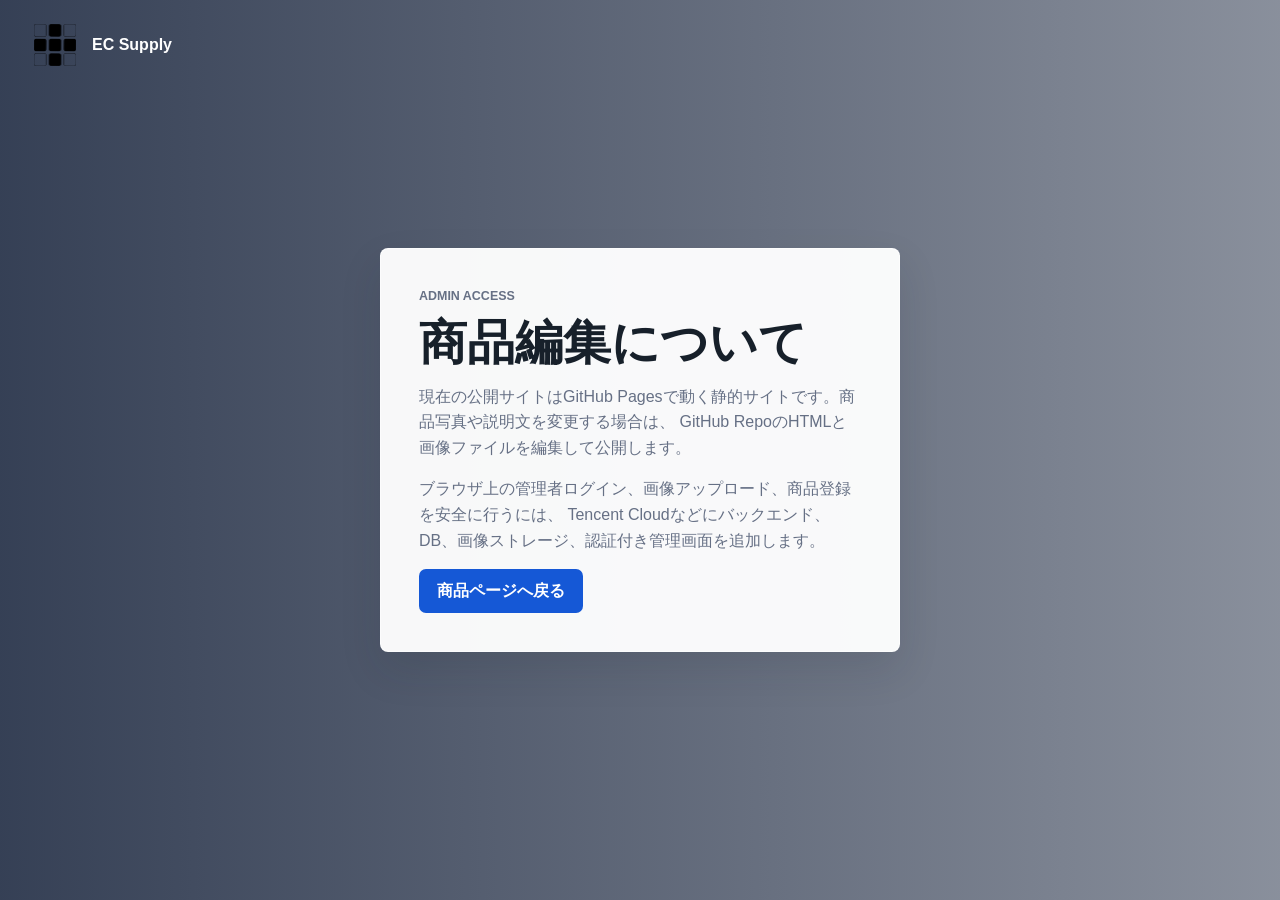
<file: admin-login.html>
<!doctype html>
<html lang="ja">
  <head>
    <meta charset="utf-8">
    <meta name="viewport" content="width=device-width, initial-scale=1">
    <title>管理機能について | CFS EC Supply</title>
    <meta
      name="description"
      content="CFS EC Supplyの管理機能は、バックエンド環境構築後に提供予定です。"
    >
    <meta name="robots" content="noindex">
    <link rel="stylesheet" href="styles.css">
  </head>
  <body class="login-page">
    <main class="login-shell">
      <a class="brand login-brand" href="index.html#top" aria-label="CFS EC home">
        <span class="brand-mark">
          <img src="assets/cfs-logo-black.png" alt="CFS">
        </span>
        <span class="brand-text">EC Supply</span>
      </a>

      <section class="login-card" aria-labelledby="loginTitle">
        <p class="eyebrow">Admin access</p>
        <h1 id="loginTitle">商品編集について</h1>
        <p>
          現在の公開サイトはGitHub Pagesで動く静的サイトです。商品写真や説明文を変更する場合は、
          GitHub RepoのHTMLと画像ファイルを編集して公開します。
        </p>
        <p>
          ブラウザ上の管理者ログイン、画像アップロード、商品登録を安全に行うには、
          Tencent Cloudなどにバックエンド、DB、画像ストレージ、認証付き管理画面を追加します。
        </p>
        <a class="primary-button" href="index.html#sets">商品ページへ戻る</a>
      </section>
    </main>
  </body>
</html>
</file>
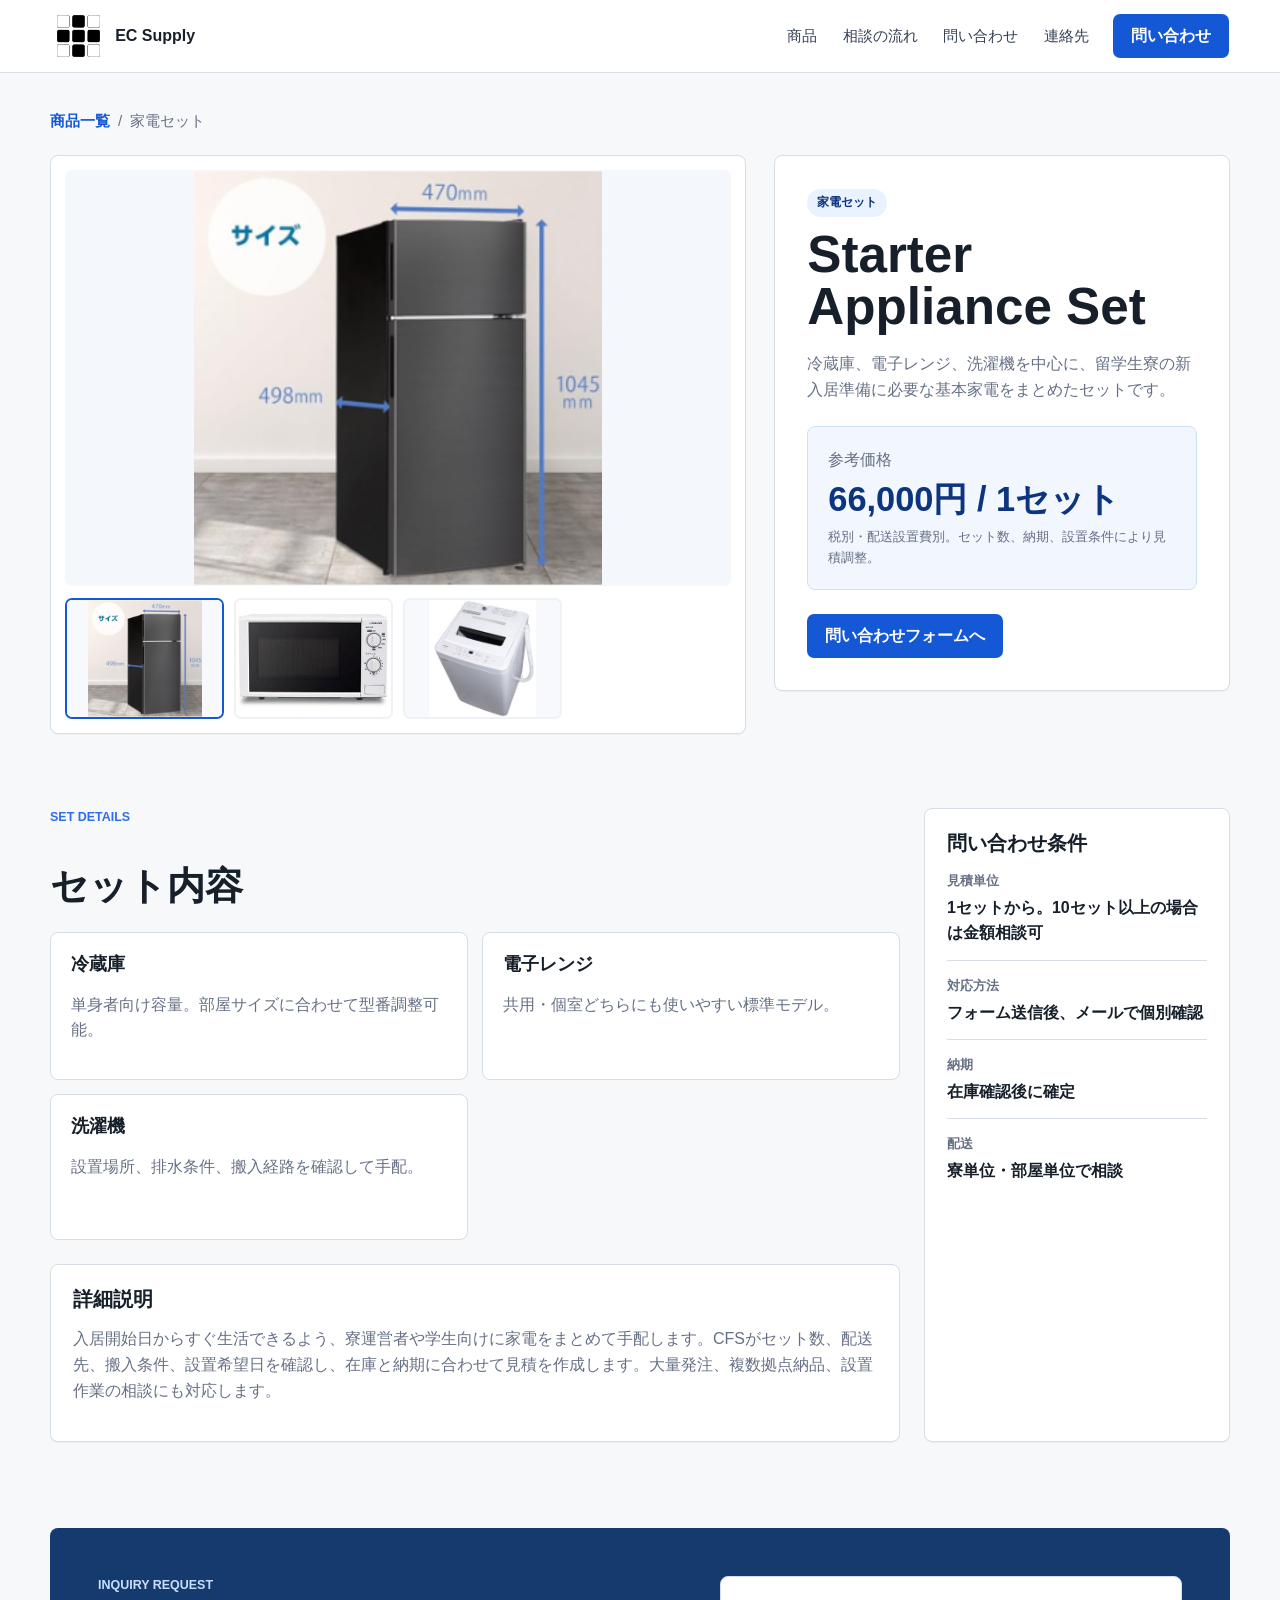
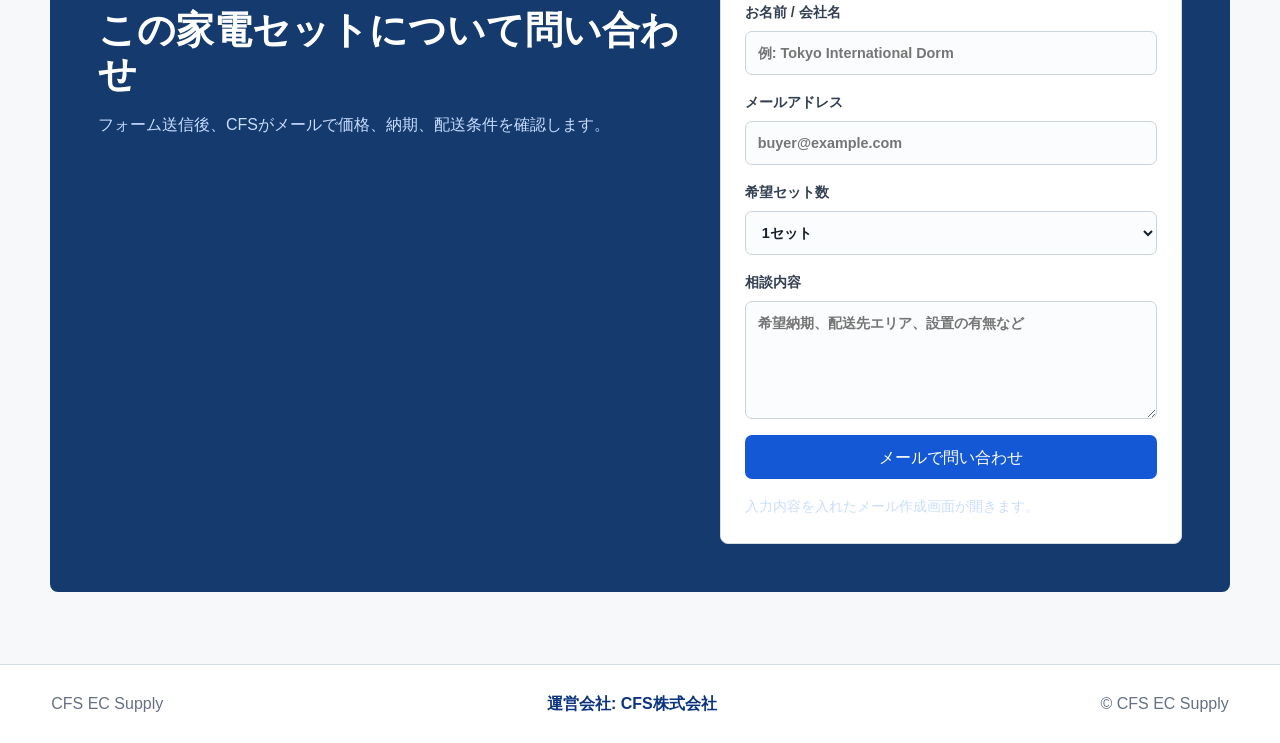
<file: appliance-set.html>
<!doctype html>
<html lang="ja">
  <head>
    <meta charset="utf-8">
    <meta name="viewport" content="width=device-width, initial-scale=1">
    <title>家電セット | CFS EC Supply</title>
    <meta
      name="description"
      content="留学生寮や学生向け家電セットの詳細ページです。冷蔵庫、電子レンジ、洗濯機のセット内容を確認し、問い合わせフォームから相談できます。"
    >
    <meta name="theme-color" content="#1558d6">
    <meta property="og:title" content="家電セット | CFS EC Supply">
    <meta property="og:description" content="冷蔵庫、電子レンジ、洗濯機を中心にした留学生寮向け家電セットの問い合わせページです。">
    <meta property="og:type" content="product">
    <meta property="og:url" content="https://ec.cfsjp.com/appliance-set.html">
    <link rel="canonical" href="https://ec.cfsjp.com/appliance-set.html">
    <link rel="preconnect" href="https://images.unsplash.com">
    <link rel="stylesheet" href="styles.css">
  </head>
  <body data-product-storage-key="Appliance">
    <header class="site-header">
      <a class="brand" href="index.html#top" aria-label="CFS EC home">
        <span class="brand-mark">
          <img src="assets/cfs-logo-black.png" alt="CFS">
        </span>
        <span class="brand-text">EC Supply</span>
      </a>
      <nav class="top-nav" aria-label="Main navigation">
        <a href="index.html#sets">商品</a>
        <a href="index.html#flow">相談の流れ</a>
        <a href="#quote-form">問い合わせ</a>
        <a href="index.html#contact">連絡先</a>
      </nav>
      <a class="header-action" href="#quote-form">問い合わせ</a>
    </header>

    <main>
      <section class="detail-hero">
        <div class="detail-breadcrumb">
          <a href="index.html#sets">商品一覧</a>
          <span>/</span>
          <span>家電セット</span>
        </div>

        <div class="detail-layout">
          <div class="gallery-panel" aria-label="家電セット写真">
            <img
              class="main-product-image"
              id="mainProductImage"
              src="assets/appliance-fridge.png"
              alt="冷蔵庫の写真"
            >
            <div class="thumbnail-row" id="thumbnailRow" aria-label="家電セットの写真一覧">
              <button
                class="thumb-button active"
                type="button"
                data-image="assets/appliance-fridge.png"
                aria-label="冷蔵庫の写真を表示"
              >
                <img
                  src="assets/appliance-fridge.png"
                  alt=""
                >
              </button>
              <button
                class="thumb-button"
                type="button"
                data-image="assets/appliance-microwave.jpg"
                aria-label="電子レンジの写真を表示"
              >
                <img
                  src="assets/appliance-microwave.jpg"
                  alt=""
                >
              </button>
              <button
                class="thumb-button"
                type="button"
                data-image="assets/appliance-washer.jpg"
                aria-label="洗濯機の写真を表示"
              >
                <img
                  src="assets/appliance-washer.jpg"
                  alt=""
                >
              </button>
            </div>
          </div>

          <aside class="purchase-panel" aria-label="家電セット情報">
            <span class="tag">家電セット</span>
            <h1 id="setTitle">Starter Appliance Set</h1>
            <p class="detail-lead" id="setDescription">
              冷蔵庫、電子レンジ、洗濯機を中心に、留学生寮の新入居準備に必要な基本家電をまとめたセットです。
            </p>
            <div class="price-box">
              <span>参考価格</span>
              <strong id="setPrice">66,000円 / 1セット</strong>
              <small>税別・配送設置費別。セット数、納期、設置条件により見積調整。</small>
            </div>
            <div class="detail-actions">
              <a class="primary-button" href="#quote-form">問い合わせフォームへ</a>
            </div>
          </aside>
        </div>
      </section>

      <section class="section detail-content">
        <div class="detail-main">
          <p class="eyebrow">Set details</p>
          <h2>セット内容</h2>
          <div class="included-grid">
            <div>
              <h3>冷蔵庫</h3>
              <p>単身者向け容量。部屋サイズに合わせて型番調整可能。</p>
            </div>
            <div>
              <h3>電子レンジ</h3>
              <p>共用・個室どちらにも使いやすい標準モデル。</p>
            </div>
            <div>
              <h3>洗濯機</h3>
              <p>設置場所、排水条件、搬入経路を確認して手配。</p>
            </div>
          </div>

          <div class="description-panel">
            <h2>詳細説明</h2>
            <p id="longDescription">
              入居開始日からすぐ生活できるよう、寮運営者や学生向けに家電をまとめて手配します。CFSがセット数、配送先、搬入条件、設置希望日を確認し、在庫と納期に合わせて見積を作成します。大量発注、複数拠点納品、設置作業の相談にも対応します。
            </p>
          </div>
        </div>

        <aside class="spec-panel">
          <h2>問い合わせ条件</h2>
          <dl>
            <div>
              <dt>見積単位</dt>
              <dd>1セットから。10セット以上の場合は金額相談可</dd>
            </div>
            <div>
              <dt>対応方法</dt>
              <dd>フォーム送信後、メールで個別確認</dd>
            </div>
            <div>
              <dt>納期</dt>
              <dd>在庫確認後に確定</dd>
            </div>
            <div>
              <dt>配送</dt>
              <dd>寮単位・部屋単位で相談</dd>
            </div>
          </dl>
        </aside>
      </section>

      <section class="contact-band" id="quote-form">
        <div>
          <p class="eyebrow">Inquiry request</p>
          <h2>この家電セットについて問い合わせ</h2>
          <p>フォーム送信後、CFSがメールで価格、納期、配送条件を確認します。</p>
        </div>
        <form class="form-card inquiry-form compact-inquiry-form" aria-label="家電セット問い合わせフォーム" data-product="家電セット">
          <label>
            お名前 / 会社名
            <input name="name" type="text" placeholder="例: Tokyo International Dorm" required>
          </label>
          <label>
            メールアドレス
            <input name="email" type="email" placeholder="buyer@example.com" required>
          </label>
          <label>
            希望セット数
            <select name="sets">
              <option>1セット</option>
              <option>2〜5セット</option>
              <option>6〜9セット</option>
              <option>10セット以上</option>
              <option>未定</option>
            </select>
          </label>
          <label>
            相談内容
            <textarea name="message" rows="4" placeholder="希望納期、配送先エリア、設置の有無など" required></textarea>
          </label>
          <button type="submit">メールで問い合わせ</button>
          <p class="form-note">入力内容を入れたメール作成画面が開きます。</p>
        </form>
      </section>
    </main>

    <footer class="site-footer">
      <span>CFS EC Supply</span>
      <a href="https://www.cfsjp.com/" target="_blank" rel="noopener">運営会社: CFS株式会社</a>
      <span>© CFS EC Supply</span>
    </footer>

    <script src="script.js"></script>
  </body>
</html>
</file>
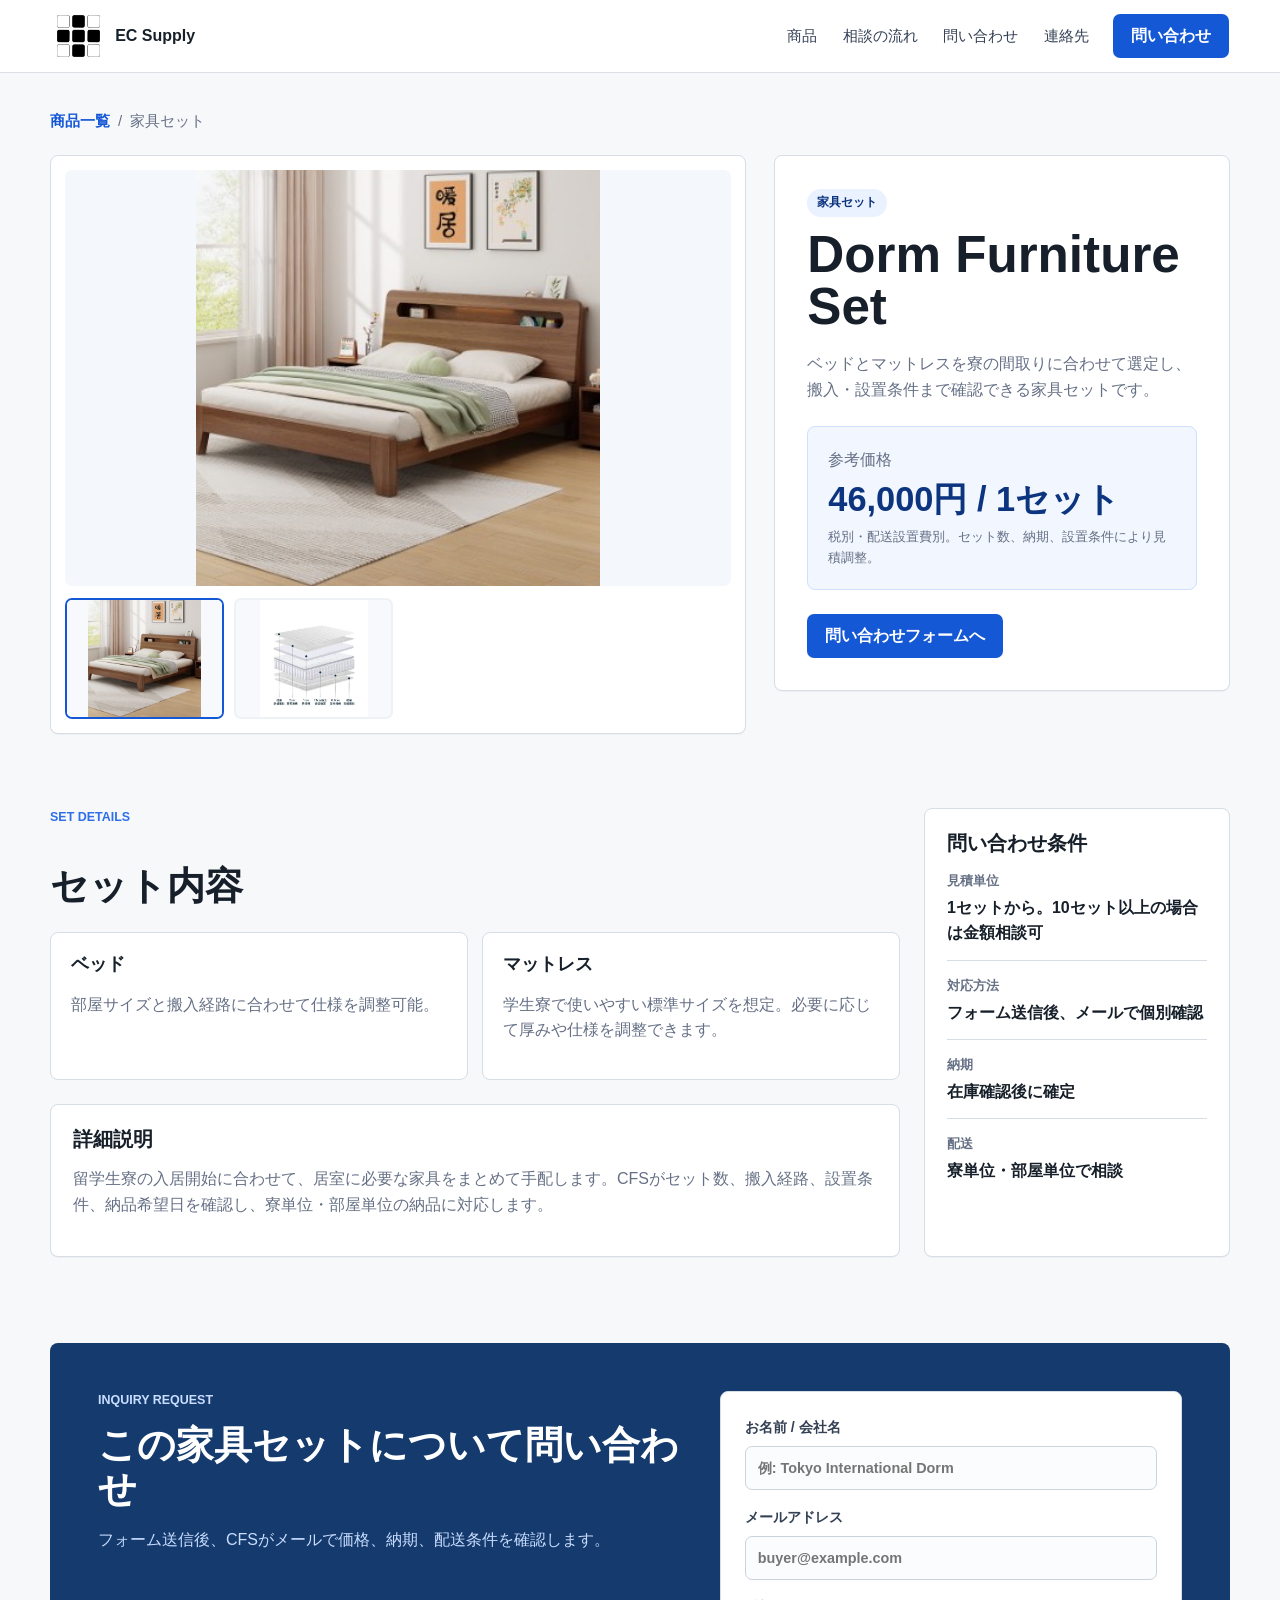
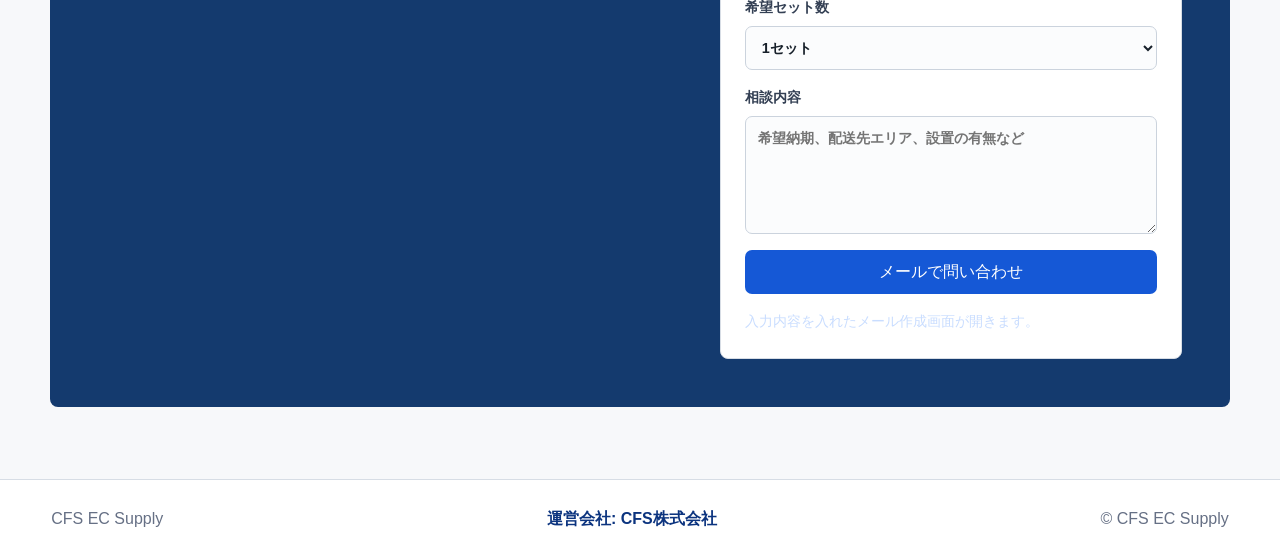
<file: furniture-set.html>
<!doctype html>
<html lang="ja">
  <head>
    <meta charset="utf-8">
    <meta name="viewport" content="width=device-width, initial-scale=1">
    <title>家具セット | CFS EC Supply</title>
    <meta
      name="description"
      content="留学生寮や学生向け家具セットの詳細ページです。ベッドとマットレスのセット内容を確認し、問い合わせフォームから相談できます。"
    >
    <meta name="theme-color" content="#1558d6">
    <meta property="og:title" content="家具セット | CFS EC Supply">
    <meta property="og:description" content="ベッドとマットレスを中心にした留学生寮向け家具セットの問い合わせページです。">
    <meta property="og:type" content="product">
    <meta property="og:url" content="https://ec.cfsjp.com/furniture-set.html">
    <link rel="canonical" href="https://ec.cfsjp.com/furniture-set.html">
    <link rel="preconnect" href="https://images.unsplash.com">
    <link rel="stylesheet" href="styles.css">
  </head>
  <body data-product-storage-key="Furniture">
    <header class="site-header">
      <a class="brand" href="index.html#top" aria-label="CFS EC home">
        <span class="brand-mark">
          <img src="assets/cfs-logo-black.png" alt="CFS">
        </span>
        <span class="brand-text">EC Supply</span>
      </a>
      <nav class="top-nav" aria-label="Main navigation">
        <a href="index.html#sets">商品</a>
        <a href="index.html#flow">相談の流れ</a>
        <a href="#quote-form">問い合わせ</a>
        <a href="index.html#contact">連絡先</a>
      </nav>
      <a class="header-action" href="#quote-form">問い合わせ</a>
    </header>

    <main>
      <section class="detail-hero">
        <div class="detail-breadcrumb">
          <a href="index.html#sets">商品一覧</a>
          <span>/</span>
          <span>家具セット</span>
        </div>

        <div class="detail-layout">
          <div class="gallery-panel" aria-label="家具セット写真">
            <img
              class="main-product-image"
              id="mainProductImage"
              src="assets/furniture-bed.jpg"
              alt="木製ベッドの写真"
            >
            <div class="thumbnail-row" id="thumbnailRow" aria-label="家具セットの写真一覧">
              <button
                class="thumb-button active"
                type="button"
                data-image="assets/furniture-bed.jpg"
                aria-label="ベッドの写真を表示"
              >
                <img
                  src="assets/furniture-bed.jpg"
                  alt=""
                >
              </button>
              <button
                class="thumb-button"
                type="button"
                data-image="assets/furniture-mattress.jpg"
                aria-label="マットレスの写真を表示"
              >
                <img
                  src="assets/furniture-mattress.jpg"
                  alt=""
                >
              </button>
            </div>
          </div>

          <aside class="purchase-panel" aria-label="家具セット情報">
            <span class="tag">家具セット</span>
            <h1 id="setTitle">Dorm Furniture Set</h1>
            <p class="detail-lead" id="setDescription">
              ベッドとマットレスを寮の間取りに合わせて選定し、搬入・設置条件まで確認できる家具セットです。
            </p>
            <div class="price-box">
              <span>参考価格</span>
              <strong id="setPrice">46,000円 / 1セット</strong>
              <small>税別・配送設置費別。セット数、納期、設置条件により見積調整。</small>
            </div>
            <div class="detail-actions">
              <a class="primary-button" href="#quote-form">問い合わせフォームへ</a>
            </div>
          </aside>
        </div>
      </section>

      <section class="section detail-content">
        <div class="detail-main">
          <p class="eyebrow">Set details</p>
          <h2>セット内容</h2>
          <div class="included-grid">
            <div>
              <h3>ベッド</h3>
              <p>部屋サイズと搬入経路に合わせて仕様を調整可能。</p>
            </div>
            <div>
              <h3>マットレス</h3>
              <p>学生寮で使いやすい標準サイズを想定。必要に応じて厚みや仕様を調整できます。</p>
            </div>
          </div>

          <div class="description-panel">
            <h2>詳細説明</h2>
            <p id="longDescription">
              留学生寮の入居開始に合わせて、居室に必要な家具をまとめて手配します。CFSがセット数、搬入経路、設置条件、納品希望日を確認し、寮単位・部屋単位の納品に対応します。
            </p>
          </div>
        </div>

        <aside class="spec-panel">
          <h2>問い合わせ条件</h2>
          <dl>
            <div>
              <dt>見積単位</dt>
              <dd>1セットから。10セット以上の場合は金額相談可</dd>
            </div>
            <div>
              <dt>対応方法</dt>
              <dd>フォーム送信後、メールで個別確認</dd>
            </div>
            <div>
              <dt>納期</dt>
              <dd>在庫確認後に確定</dd>
            </div>
            <div>
              <dt>配送</dt>
              <dd>寮単位・部屋単位で相談</dd>
            </div>
          </dl>
        </aside>
      </section>

      <section class="contact-band" id="quote-form">
        <div>
          <p class="eyebrow">Inquiry request</p>
          <h2>この家具セットについて問い合わせ</h2>
          <p>フォーム送信後、CFSがメールで価格、納期、配送条件を確認します。</p>
        </div>
        <form class="form-card inquiry-form compact-inquiry-form" aria-label="家具セット問い合わせフォーム" data-product="家具セット">
          <label>
            お名前 / 会社名
            <input name="name" type="text" placeholder="例: Tokyo International Dorm" required>
          </label>
          <label>
            メールアドレス
            <input name="email" type="email" placeholder="buyer@example.com" required>
          </label>
          <label>
            希望セット数
            <select name="sets">
              <option>1セット</option>
              <option>2〜5セット</option>
              <option>6〜9セット</option>
              <option>10セット以上</option>
              <option>未定</option>
            </select>
          </label>
          <label>
            相談内容
            <textarea name="message" rows="4" placeholder="希望納期、配送先エリア、設置の有無など" required></textarea>
          </label>
          <button type="submit">メールで問い合わせ</button>
          <p class="form-note">入力内容を入れたメール作成画面が開きます。</p>
        </form>
      </section>
    </main>

    <footer class="site-footer">
      <span>CFS EC Supply</span>
      <a href="https://www.cfsjp.com/" target="_blank" rel="noopener">運営会社: CFS株式会社</a>
      <span>© CFS EC Supply</span>
    </footer>

    <script src="script.js"></script>
  </body>
</html>
</file>
<file: styles.css>
:root {
  --ink: #17202a;
  --muted: #667085;
  --line: #d7dde5;
  --paper: #f7f8fa;
  --white: #ffffff;
  --blue: #1558d6;
  --blue-dark: #0c347f;
  --green: #0f7b64;
  --amber: #a66500;
  --shadow: 0 18px 42px rgba(23, 32, 42, 0.12);
}

* {
  box-sizing: border-box;
}

[hidden] {
  display: none !important;
}

html {
  scroll-behavior: smooth;
}

body {
  margin: 0;
  color: var(--ink);
  font-family: Inter, "Noto Sans JP", "Hiragino Sans", "Yu Gothic", Arial, sans-serif;
  background: var(--paper);
  line-height: 1.6;
}

a {
  color: inherit;
  text-decoration: none;
}

.site-header {
  position: sticky;
  top: 0;
  z-index: 10;
  display: flex;
  align-items: center;
  gap: 24px;
  min-height: 72px;
  padding: 14px clamp(18px, 4vw, 56px);
  background: rgba(255, 255, 255, 0.92);
  border-bottom: 1px solid rgba(215, 221, 229, 0.9);
  backdrop-filter: blur(14px);
}

.brand {
  display: inline-flex;
  align-items: center;
  gap: 10px;
  flex-shrink: 0;
  font-weight: 800;
}

.brand-mark {
  --brand-logo-size: 42px;
  display: grid;
  place-items: center;
  width: 54px;
  height: 42px;
  overflow: hidden;
}

.brand .brand-mark img {
  display: block;
  width: auto;
  height: var(--brand-logo-size);
  max-width: 100%;
  object-fit: contain;
}

.brand-text {
  white-space: nowrap;
}

.top-nav {
  display: flex;
  align-items: center;
  gap: clamp(12px, 2vw, 28px);
  margin-left: auto;
  color: #344054;
  font-size: 0.95rem;
}

.top-nav a {
  padding: 8px 0;
}

.header-action,
.primary-button,
.secondary-button,
.form-card button {
  display: inline-flex;
  align-items: center;
  justify-content: center;
  min-height: 44px;
  padding: 0 18px;
  border-radius: 7px;
  font-weight: 700;
}

.header-action,
.primary-button,
.form-card button {
  color: var(--white);
  background: var(--blue);
  border: 0;
}

.secondary-button {
  color: var(--blue-dark);
  background: var(--white);
  border: 1px solid var(--line);
}

.hero {
  position: relative;
  display: grid;
  min-height: calc(100vh - 72px);
  overflow: hidden;
  background: #101828;
}

.hero-media {
  position: absolute;
  inset: 0;
  background:
    linear-gradient(90deg, rgba(9, 22, 48, 0.88) 0%, rgba(9, 22, 48, 0.62) 46%, rgba(9, 22, 48, 0.14) 100%),
    url("https://images.unsplash.com/photo-1522708323590-d24dbb6b0267?auto=format&fit=crop&w=1800&q=85") center / cover;
}

.hero-content {
  position: relative;
  width: min(760px, calc(100% - 36px));
  align-self: center;
  margin-left: clamp(18px, 7vw, 92px);
  padding: 86px 0 128px;
  color: var(--white);
}

.eyebrow {
  margin: 0 0 12px;
  color: #2f6eea;
  font-size: 0.78rem;
  font-weight: 800;
  letter-spacing: 0;
  text-transform: uppercase;
}

.hero .eyebrow {
  color: #9ec5ff;
}

h1,
h2,
h3,
p {
  overflow-wrap: anywhere;
}

h1 {
  max-width: 740px;
  margin: 0;
  font-size: clamp(2.5rem, 6vw, 5.8rem);
  line-height: 1.02;
  letter-spacing: 0;
}

h2 {
  margin: 0;
  font-size: clamp(1.85rem, 3vw, 3rem);
  line-height: 1.15;
  letter-spacing: 0;
}

h3 {
  margin: 0;
  font-size: 1.14rem;
  line-height: 1.25;
}

.hero-copy {
  max-width: 620px;
  margin: 24px 0 0;
  color: rgba(255, 255, 255, 0.88);
  font-size: clamp(1rem, 2vw, 1.2rem);
}

.hero-actions {
  display: flex;
  flex-wrap: wrap;
  gap: 12px;
  margin-top: 32px;
}

.trust-strip {
  display: grid;
  grid-template-columns: repeat(3, 1fr);
  border-bottom: 1px solid var(--line);
  background: var(--white);
}

.trust-strip div {
  display: flex;
  align-items: baseline;
  justify-content: center;
  gap: 12px;
  min-height: 88px;
  padding: 18px;
  border-right: 1px solid var(--line);
}

.trust-strip span:last-child {
  max-width: 520px;
}

.trust-strip div:last-child {
  border-right: 0;
}

.metric {
  color: var(--blue);
  font-size: 1.7rem;
  font-weight: 900;
  line-height: 1.05;
  white-space: nowrap;
}

.section {
  width: min(1180px, calc(100% - 36px));
  margin: 0 auto;
  padding: 86px 0;
}

.section-heading {
  max-width: 700px;
  margin-bottom: 34px;
}

.section-heading p:last-child,
.split-section > div > p,
.contact-band p {
  color: var(--muted);
}

.product-grid {
  display: grid;
  grid-template-columns: repeat(3, minmax(0, 1fr));
  gap: 18px;
}

.product-card {
  overflow: hidden;
  background: var(--white);
  border: 1px solid var(--line);
  border-radius: 8px;
  box-shadow: 0 1px 0 rgba(23, 32, 42, 0.04);
}

.product-card img {
  display: block;
  width: 100%;
  aspect-ratio: 4 / 3;
  object-fit: cover;
  background: #d8dee8;
}

.product-collage {
  display: grid;
  grid-template-columns: 1.1fr 0.9fr;
  grid-template-rows: 1fr 1fr;
  width: 100%;
  aspect-ratio: 4 / 3;
  overflow: hidden;
  background: #eef2f7;
}

.product-collage img {
  width: 100%;
  height: 100%;
  aspect-ratio: auto;
  object-fit: contain;
  background: #f7f9fc;
  border: 0;
}

.product-collage img:first-child {
  grid-row: 1 / span 2;
  border-right: 1px solid var(--line);
}

.product-collage img:nth-child(2) {
  border-bottom: 1px solid var(--line);
}

.product-body {
  padding: 22px;
}

.tag,
.status {
  display: inline-flex;
  align-items: center;
  min-height: 28px;
  padding: 0 10px;
  border-radius: 999px;
  font-size: 0.78rem;
  font-weight: 800;
}

.tag {
  margin-bottom: 12px;
  color: var(--blue-dark);
  background: #eaf1ff;
}

.product-body p {
  color: var(--muted);
}

.product-meta {
  display: flex;
  justify-content: space-between;
  gap: 16px;
  padding-top: 16px;
  border-top: 1px solid var(--line);
  color: #475467;
}

.product-meta strong {
  color: var(--blue);
}

.split-section {
  display: grid;
  grid-template-columns: minmax(0, 0.95fr) minmax(320px, 0.75fr);
  gap: clamp(28px, 5vw, 72px);
  align-items: start;
}

.check-list {
  display: grid;
  gap: 12px;
  padding: 0;
  margin: 28px 0 0;
  list-style: none;
}

.check-list li {
  padding-left: 30px;
  background: linear-gradient(var(--green), var(--green)) 0 0.68em / 14px 3px no-repeat;
}

.form-card {
  display: grid;
  gap: 16px;
  padding: 24px;
  background: var(--white);
  border: 1px solid var(--line);
  border-radius: 8px;
  box-shadow: var(--shadow);
}

.form-card label {
  display: grid;
  gap: 7px;
  color: #344054;
  font-size: 0.9rem;
  font-weight: 700;
}

.form-card input,
.form-card select,
.form-card textarea {
  width: 100%;
  padding: 0 12px;
  color: var(--ink);
  background: #fbfcfd;
  border: 1px solid #cbd3dd;
  border-radius: 7px;
  font: inherit;
}

.form-card input,
.form-card select {
  height: 44px;
}

.form-card textarea {
  min-height: 118px;
  padding-top: 10px;
  resize: vertical;
}

.form-card button {
  cursor: pointer;
  font: inherit;
}

.form-note {
  min-height: 24px;
  margin: 0;
  color: var(--muted);
  font-size: 0.9rem;
}

.flow-grid {
  display: grid;
  grid-template-columns: repeat(4, minmax(0, 1fr));
  gap: 14px;
}

.flow-step {
  min-height: 212px;
  padding: 22px;
  background: var(--white);
  border: 1px solid var(--line);
  border-radius: 8px;
}

.flow-step span {
  display: block;
  margin-bottom: 34px;
  color: var(--blue);
  font-weight: 900;
}

.flow-step p {
  color: var(--muted);
}

.portal {
  padding-top: 40px;
}

.table-wrap {
  overflow-x: auto;
  background: var(--white);
  border: 1px solid var(--line);
  border-radius: 8px;
  box-shadow: var(--shadow);
}

table {
  width: 100%;
  min-width: 780px;
  border-collapse: collapse;
}

th,
td {
  padding: 16px 18px;
  text-align: left;
  border-bottom: 1px solid var(--line);
}

th {
  color: #475467;
  background: #f1f4f8;
  font-size: 0.86rem;
}

tbody tr:last-child td {
  border-bottom: 0;
}

.status.preparing {
  color: #084b3e;
  background: #dff5ee;
}

.status.waiting {
  color: #704400;
  background: #fff0cf;
}

.status.done {
  color: #123d83;
  background: #e7efff;
}

.contact-band {
  display: grid;
  grid-template-columns: minmax(0, 0.75fr) minmax(340px, 0.58fr);
  align-items: start;
  gap: 24px;
  width: min(1180px, calc(100% - 36px));
  margin: 0 auto 72px;
  padding: clamp(26px, 5vw, 48px);
  color: var(--white);
  background: #143a6e;
  border-radius: 8px;
}

.contact-band .eyebrow,
.contact-band p {
  color: #c9ddff;
}

.contact-band h2 {
  color: var(--white);
}

.contact-band .form-card {
  box-shadow: none;
}

.compact-inquiry-form {
  width: 100%;
}

.site-footer {
  display: flex;
  flex-wrap: wrap;
  justify-content: space-between;
  align-items: center;
  gap: 16px;
  padding: 26px clamp(18px, 4vw, 56px);
  color: #667085;
  background: var(--white);
  border-top: 1px solid var(--line);
}

.site-footer a {
  color: var(--blue-dark);
  font-weight: 700;
}

.product-link-card {
  display: block;
  transition: transform 180ms ease, box-shadow 180ms ease, border-color 180ms ease;
}

.product-link-card:hover {
  transform: translateY(-3px);
  border-color: #9db7ea;
  box-shadow: var(--shadow);
}

.detail-hero {
  width: min(1180px, calc(100% - 36px));
  margin: 0 auto;
  padding: 36px 0 74px;
}

.detail-breadcrumb {
  display: flex;
  flex-wrap: wrap;
  gap: 8px;
  margin-bottom: 22px;
  color: var(--muted);
  font-size: 0.94rem;
}

.detail-breadcrumb a {
  color: var(--blue);
  font-weight: 700;
}

.detail-layout {
  display: grid;
  grid-template-columns: minmax(0, 1.1fr) minmax(340px, 0.72fr);
  gap: 28px;
  align-items: start;
}

.gallery-panel,
.purchase-panel,
.spec-panel,
.description-panel {
  background: var(--white);
  border: 1px solid var(--line);
  border-radius: 8px;
  box-shadow: 0 1px 0 rgba(23, 32, 42, 0.04);
}

.gallery-panel {
  padding: 14px;
}

.main-product-image {
  display: block;
  width: 100%;
  aspect-ratio: 16 / 10;
  object-fit: contain;
  background: #f4f7fb;
  border-radius: 7px;
}

.thumbnail-row {
  display: grid;
  grid-template-columns: repeat(4, minmax(0, 1fr));
  gap: 10px;
  margin-top: 12px;
}

.thumb-button {
  padding: 0;
  overflow: hidden;
  cursor: pointer;
  background: #eef2f7;
  border: 2px solid transparent;
  border-radius: 7px;
}

.thumb-button.active {
  border-color: var(--blue);
}

.thumb-button img {
  display: block;
  width: 100%;
  aspect-ratio: 4 / 3;
  object-fit: contain;
  background: #f7f9fc;
}

.purchase-panel {
  position: sticky;
  top: 96px;
  padding: clamp(22px, 3vw, 32px);
}

.purchase-panel h1 {
  color: var(--ink);
  font-size: clamp(2rem, 4vw, 3.6rem);
}

.detail-lead {
  color: var(--muted);
  font-size: 1.02rem;
}

.price-box {
  display: grid;
  gap: 7px;
  margin: 24px 0;
  padding: 20px;
  background: #f1f6ff;
  border: 1px solid #cfe0ff;
  border-radius: 8px;
}

.price-box span,
.price-box small {
  color: var(--muted);
}

.price-box strong {
  color: var(--blue-dark);
  font-size: clamp(1.45rem, 3vw, 2.15rem);
  line-height: 1.15;
}

.detail-actions {
  display: flex;
  flex-wrap: wrap;
  gap: 12px;
}

.detail-content {
  display: grid;
  grid-template-columns: minmax(0, 1fr) minmax(280px, 0.36fr);
  gap: 24px;
  padding-top: 0;
}

.detail-main {
  display: grid;
  gap: 24px;
}

.included-grid {
  display: grid;
  grid-template-columns: repeat(2, minmax(0, 1fr));
  gap: 14px;
}

.included-grid div {
  min-height: 146px;
  padding: 20px;
  background: var(--white);
  border: 1px solid var(--line);
  border-radius: 8px;
}

.included-grid p,
.description-panel p {
  color: var(--muted);
}

.description-panel,
.spec-panel {
  padding: 22px;
}

.spec-panel h2,
.description-panel h2 {
  margin: 0 0 16px;
  font-size: 1.28rem;
}

.spec-panel dl {
  display: grid;
  gap: 14px;
  margin: 0;
}

.spec-panel dl div {
  display: grid;
  gap: 3px;
  padding-bottom: 14px;
  border-bottom: 1px solid var(--line);
}

.spec-panel dl div:last-child {
  padding-bottom: 0;
  border-bottom: 0;
}

.spec-panel dt {
  color: var(--muted);
  font-size: 0.84rem;
  font-weight: 800;
}

.spec-panel dd {
  margin: 0;
  font-weight: 700;
}

.login-page {
  min-height: 100vh;
  background:
    linear-gradient(90deg, rgba(9, 22, 48, 0.82), rgba(9, 22, 48, 0.48)),
    url("https://images.unsplash.com/photo-1522708323590-d24dbb6b0267?auto=format&fit=crop&w=1800&q=85") center / cover;
}

.login-shell {
  display: grid;
  place-items: center;
  min-height: 100vh;
  padding: 28px;
}

.login-brand {
  position: fixed;
  top: 24px;
  left: 28px;
  color: var(--white);
}

.login-card {
  width: min(520px, 100%);
  padding: clamp(24px, 4vw, 38px);
  background: rgba(255, 255, 255, 0.96);
  border: 1px solid rgba(255, 255, 255, 0.64);
  border-radius: 8px;
  box-shadow: var(--shadow);
}

.login-card h1 {
  color: var(--ink);
  font-size: clamp(2rem, 4vw, 3rem);
}

.login-card > p {
  color: var(--muted);
}

.login-form {
  margin-top: 24px;
  box-shadow: none;
}

.login-back-link {
  display: inline-flex;
  margin-top: 18px;
  color: var(--blue);
  font-weight: 800;
}

@media (max-width: 900px) {
  .site-header {
    flex-wrap: wrap;
    gap: 12px;
  }

  .top-nav {
    order: 3;
    width: 100%;
    overflow-x: auto;
    margin-left: 0;
    padding-bottom: 2px;
  }

  .header-action {
    margin-left: auto;
  }

  .hero {
    min-height: 720px;
  }

  .hero-media {
    background:
      linear-gradient(180deg, rgba(9, 22, 48, 0.82) 0%, rgba(9, 22, 48, 0.74) 60%, rgba(9, 22, 48, 0.28) 100%),
      url("https://images.unsplash.com/photo-1522708323590-d24dbb6b0267?auto=format&fit=crop&w=1200&q=85") center / cover;
  }

  .hero-content {
    align-self: start;
    margin: 0 auto;
    padding-top: 84px;
  }

  .trust-strip,
  .product-grid,
  .split-section,
  .flow-grid,
  .detail-layout,
  .detail-content {
    grid-template-columns: 1fr;
  }

  .purchase-panel {
    position: static;
  }

  .trust-strip div {
    justify-content: flex-start;
    border-right: 0;
    border-bottom: 1px solid var(--line);
  }

  .contact-band,
  .site-footer {
    align-items: flex-start;
  }

  .contact-band {
    grid-template-columns: 1fr;
  }
}

@media (max-width: 520px) {
  .site-header {
    min-height: 64px;
  }

  .brand-mark {
    --brand-logo-size: 38px;
    width: 38px;
    height: 38px;
  }

  .header-action {
    width: 100%;
  }

  .section {
    padding: 64px 0;
  }

  .hero {
    min-height: 690px;
  }

  .hero-actions a {
    width: 100%;
  }

  .product-body,
  .form-card,
  .flow-step,
  .purchase-panel,
  .description-panel,
  .spec-panel {
    padding: 18px;
  }

  .thumbnail-row,
  .included-grid {
    grid-template-columns: 1fr 1fr;
  }
}
</file>
